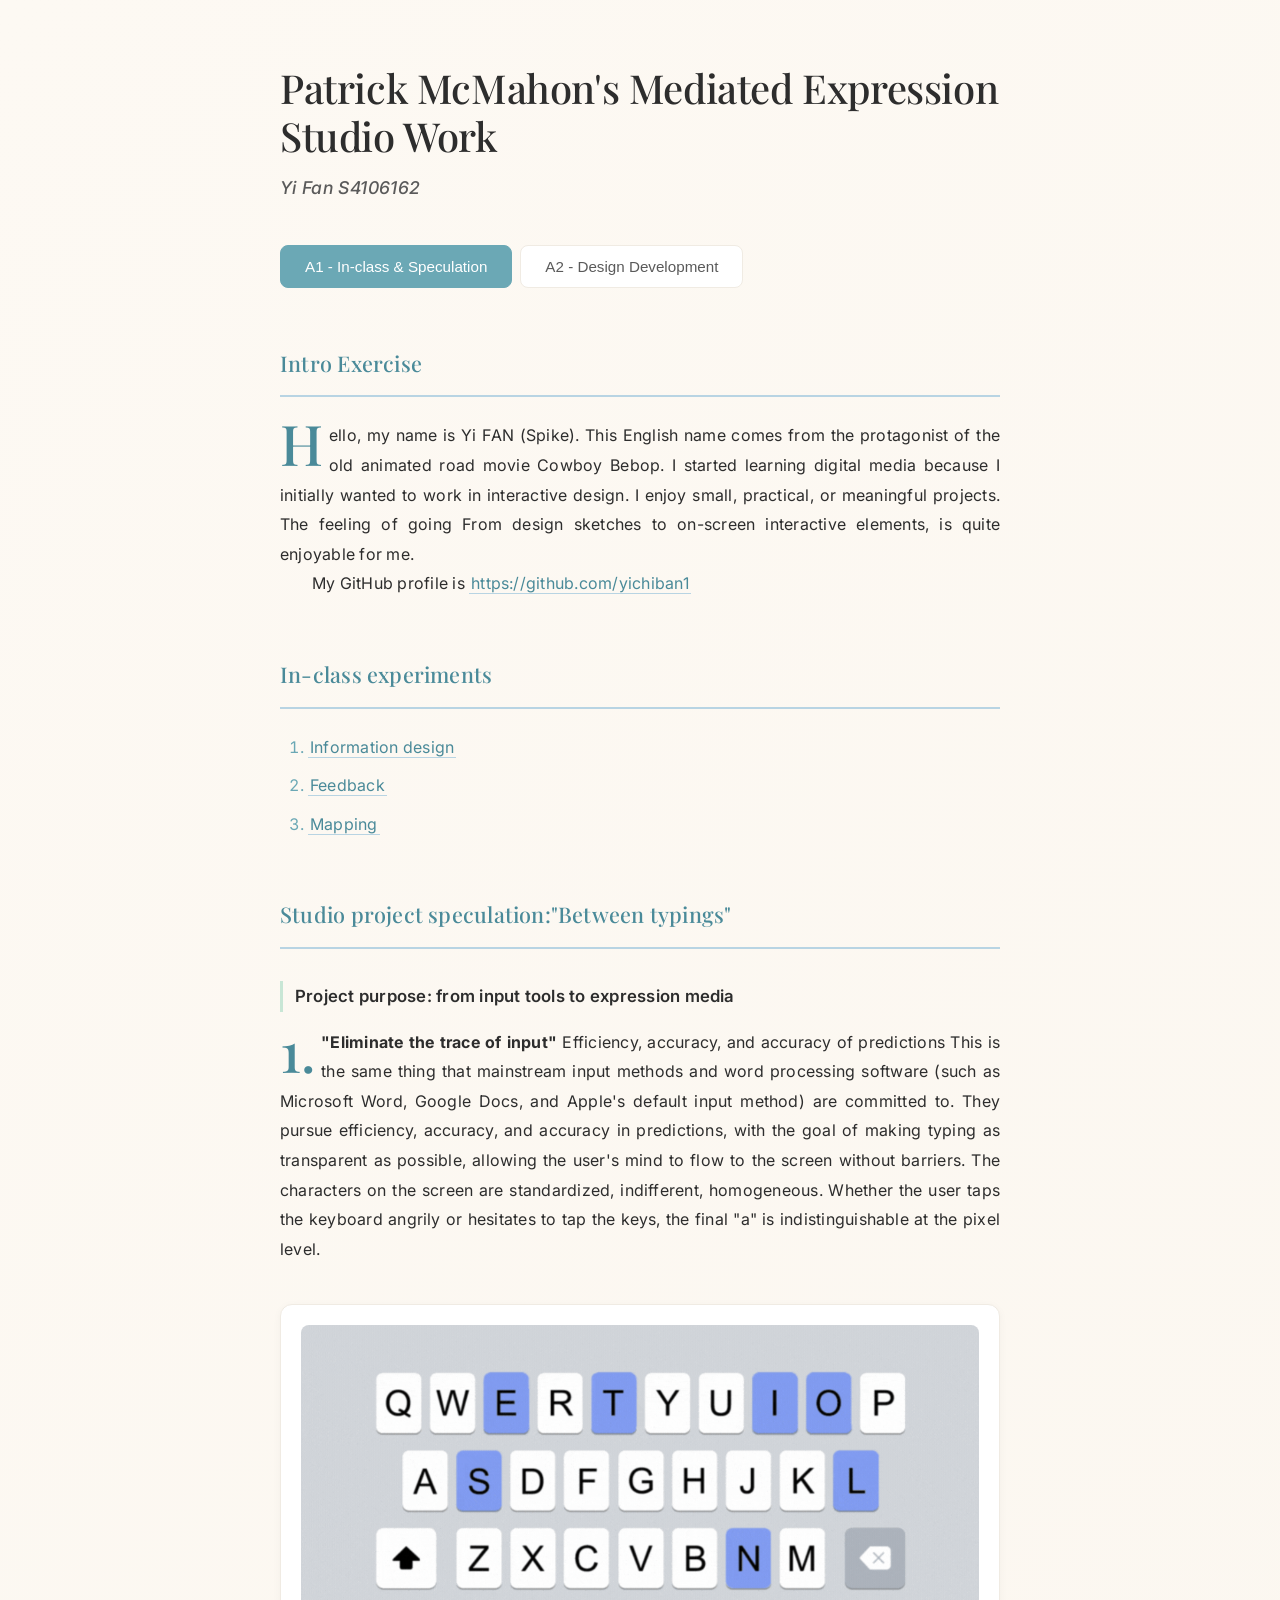
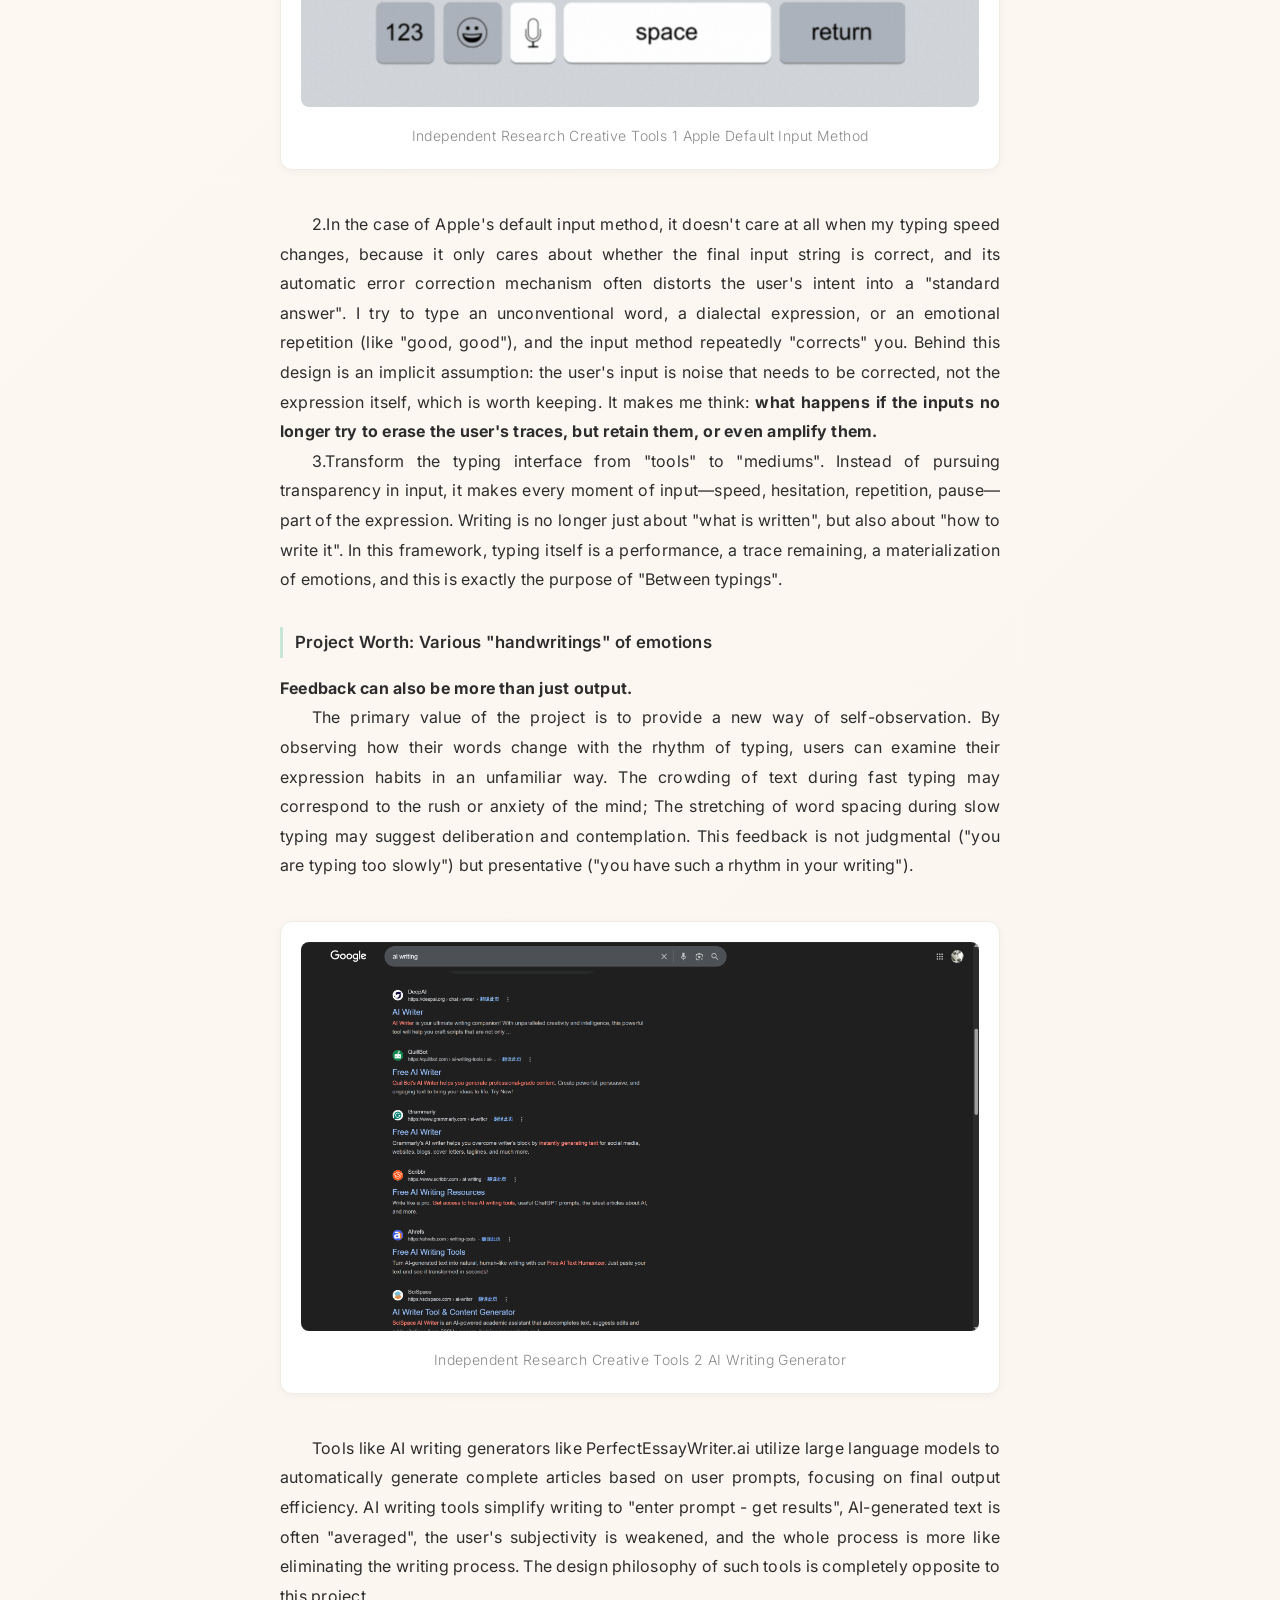
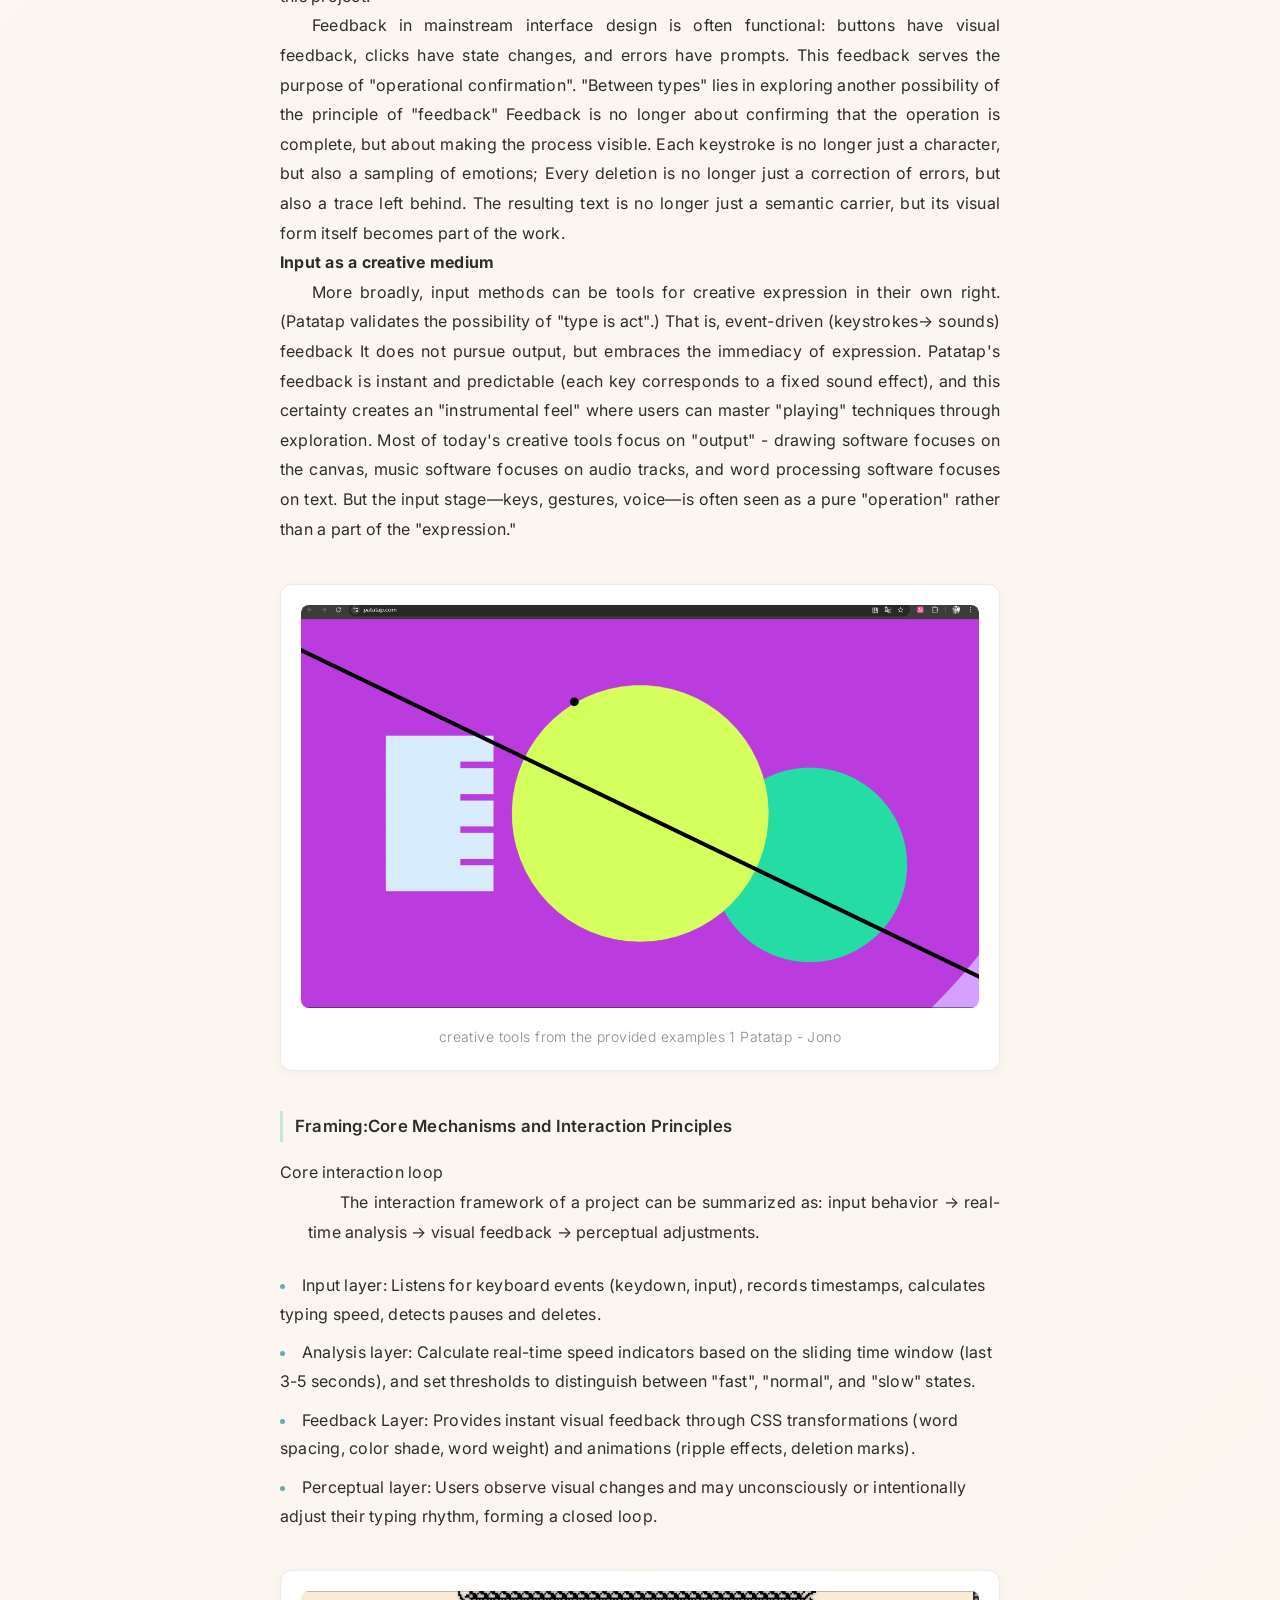
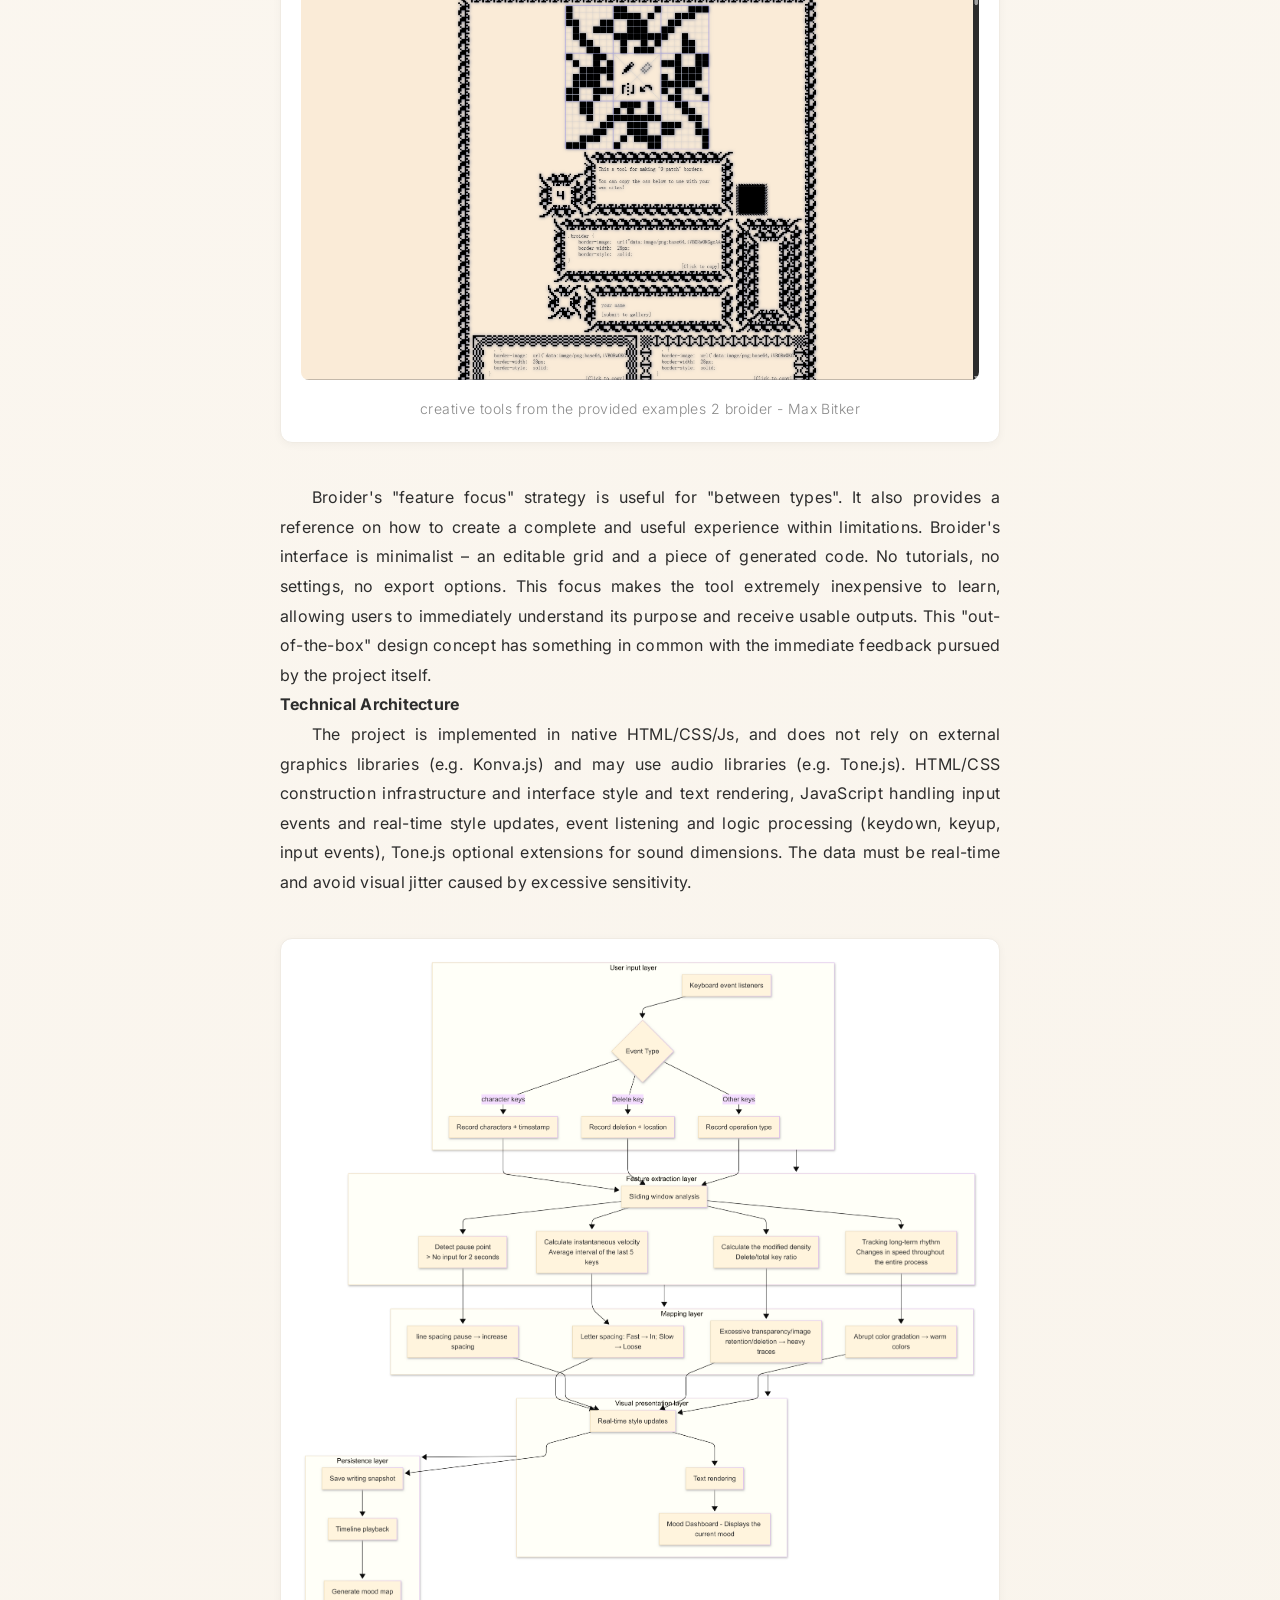
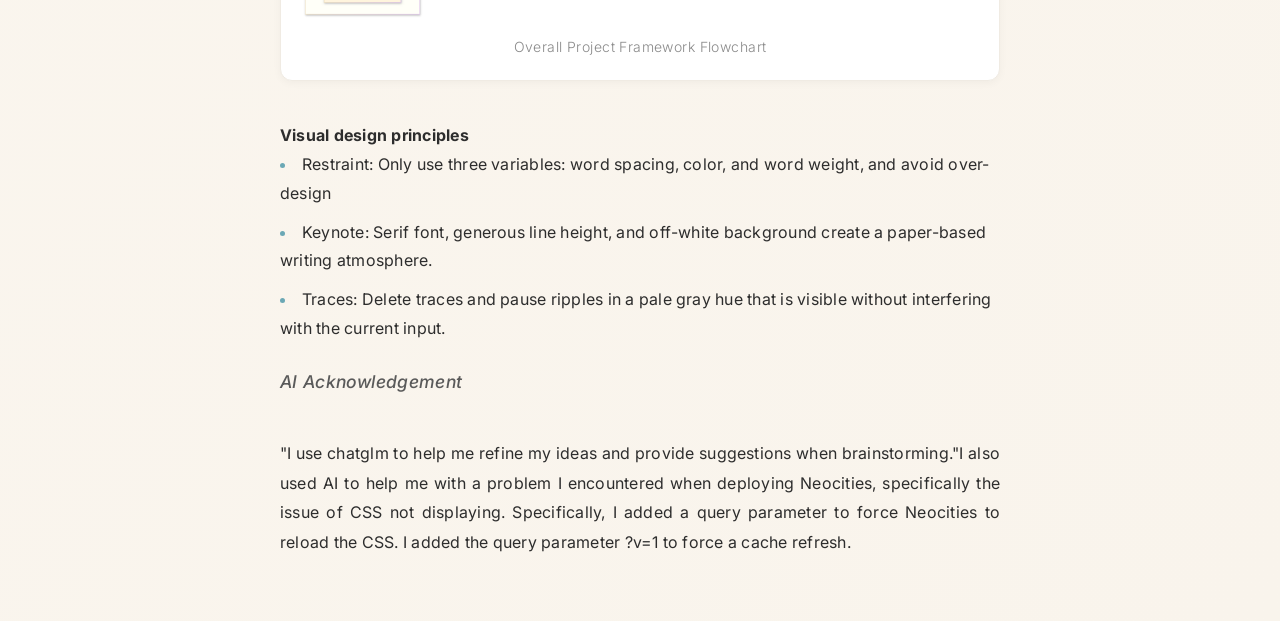
<file: index.html>
<!doctype html>
<html lang="en">
<head>
    <meta http-equiv="Cache-Control" content="no-cache, no-store, must-revalidate">
<meta http-equiv="Pragma" content="no-cache">
<meta http-equiv="Expires" content="0">
<meta charset="UTF-8">
    <meta name="viewport"
          content="width=device-width, user-scalable=no, initial-scale=1.0, maximum-scale=1.0, minimum-scale=1.0">
    <meta http-equiv="X-UA-Compatible" content="ie=edge">
    <title>Mediated Expression Studio Work  </title>
    <link rel="stylesheet" href="style.css?v=8" type="text/css">

    <!-- favicon was sourced from favicon.io but the original graphics are copyright 2020 Twitter, Inc
    and other contributors -->
    <!-- They are licensed under CC-BY 4.0 as linked below -->
    <!-- https://creativecommons.org/licenses/by/4.0/ -->
    <link rel="icon" type="image/png" href="./assets/icons/favicon.png">
</head>
<body>

    <main>

        <h1>Patrick McMahon's Mediated Expression Studio Work</h1>
        <h3>Yi Fan S4106162</h3>

        <!-- Assignment Navigation Tabs -->
        <div class="assignment-tabs">
            <button class="tab-btn active" data-tab="a1">A1 - In-class & Speculation</button>
            <button class="tab-btn" data-tab="a2">A2 - Design Development</button>
        </div>

        <!-- A1 Section -->
        <div id="a1" class="assignment-content active">
            <section>
                <h2>Intro Exercise</h2>
                
                <p>
                  Hello, my name is Yi FAN (Spike). This English name comes from the protagonist of the old animated road movie Cowboy Bebop. I started learning digital media because I initially wanted to work in interactive design. I enjoy small, practical, or meaningful projects. The feeling of going From design sketches to on-screen interactive elements, is quite enjoyable for me.
                </p>
                <p>
                    My GitHub profile is
                    <a href="https://github.com/yichiban1" target="_blank">https://github.com/yichiban1</a>
                </p>
            </section>

            <section>
                <h2>In-class experiments</h2>
                <ol>
                    <li>
                        <a href="./informationDesignExperiment/" target="_blank">Information design</a>
                    </li>
                    <li>
                        <a href="./feedbackDesignExperiment/" target="_blank">Feedback</a>
                    </li>
                    <li>
                        <a href="./mappingDesignExperiment/" target="_blank">Mapping</a>
                    </li>
                </ol>
            </section>

            <section>
                <h2>Studio project speculation:"Between typings"</h2>
                
                <h4> Project purpose: from input tools to expression media</h4>
                <p>
                    1.<strong>"Eliminate the trace of input"</strong> Efficiency, accuracy, and accuracy of predictions This is the same thing that mainstream input methods and word processing software (such as Microsoft Word, Google Docs, and Apple's default input method) are committed to. They pursue efficiency, accuracy, and accuracy in predictions, with the goal of making typing as transparent as possible, allowing the user's mind to flow to the screen without barriers. The characters on the screen are standardized, indifferent, homogeneous. Whether the user taps the keyboard angrily or hesitates to tap the keys, the final "a" is indistinguishable at the pixel level.
                </p>
                 <figure>
                    <img src="pica001.png" alt="111">
                    <figcaption>Independent Research Creative Tools 1 Apple Default Input Method</figcaption>
                </figure>
                 <p>
                    2.In the case of Apple's default input method, it doesn't care at all when my typing speed changes, because it only cares about whether the final input string is correct, and its automatic error correction mechanism often distorts the user's intent into a "standard answer". I try to type an unconventional word, a dialectal expression, or an emotional repetition (like "good, good"), and the input method repeatedly "corrects" you. Behind this design is an implicit assumption: the user's input is noise that needs to be corrected, not the expression itself, which is worth keeping. It makes me think:<strong> what happens if the inputs no longer try to erase the user's traces, but retain them, or even amplify them.</strong>
                </p>
                <p>
                   3.Transform the typing interface from "tools" to "mediums". Instead of pursuing transparency in input, it makes every moment of input—speed, hesitation, repetition, pause—part of the expression. Writing is no longer just about "what is written", but also about "how to write it". In this framework, typing itself is a performance, a trace remaining, a materialization of emotions, and this is exactly the purpose of "Between typings".
                </p>
                
                <h4> Project Worth: Various "handwritings" of emotions</h4>
               <strong>Feedback can also be more than just output.</strong> 
                <p>
                   The primary value of the project is to provide a new way of self-observation. By observing how their words change with the rhythm of typing, users can examine their expression habits in an unfamiliar way. The crowding of text during fast typing may correspond to the rush or anxiety of the mind; The stretching of word spacing during slow typing may suggest deliberation and contemplation. This feedback is not judgmental ("you are typing too slowly") but presentative ("you have such a rhythm in your writing").
                </p>
                 <figure>
                    <img src="pica002.png" alt="222">
                    <figcaption>Independent Research Creative Tools 2 AI Writing Generator</figcaption>
                </figure>
               <p>Tools like AI writing generators like PerfectEssayWriter.ai utilize large language models to automatically generate complete articles based on user prompts, focusing on final output efficiency. AI writing tools simplify writing to "enter prompt - get results", AI-generated text is often "averaged", the user's subjectivity is weakened, and the whole process is more like eliminating the writing process. The design philosophy of such tools is completely opposite to this project.</p> 

                 <p>Feedback in mainstream interface design is often functional: buttons have visual feedback, clicks have state changes, and errors have prompts. This feedback serves the purpose of "operational confirmation". "Between types" lies in exploring another possibility of the principle of "feedback"
    Feedback is no longer about confirming that the operation is complete, but about making the process visible. Each keystroke is no longer just a character, but also a sampling of emotions; Every deletion is no longer just a correction of errors, but also a trace left behind. The resulting text is no longer just a semantic carrier, but its visual form itself becomes part of the work.</p> 
    <strong>Input as a creative medium</strong> 
    <p>More broadly, input methods can be tools for creative expression in their own right. (Patatap validates the possibility of "type is act".) That is, event-driven (keystrokes→ sounds) feedback It does not pursue output, but embraces the immediacy of expression. Patatap's feedback is instant and predictable (each key corresponds to a fixed sound effect), and this certainty creates an "instrumental feel" where users can master "playing" techniques through exploration. Most of today's creative tools focus on "output" - drawing software focuses on the canvas, music software focuses on audio tracks, and word processing software focuses on text. But the input stage—keys, gestures, voice—is often seen as a pure "operation" rather than a part of the "expression."
        <figure>
                    <img src="pica003.png" alt="333">
                    <figcaption>creative tools from the provided examples 1 Patatap - Jono</figcaption>
                </figure>

                 <h4>Framing:Core Mechanisms and Interaction Principles</h4>
                <p>Core interaction loop</p><ul>
    <p>The interaction framework of a project can be summarized as: input behavior → real-time analysis → visual feedback → perceptual adjustments.</p></ul>
              
                <li>
                Input layer: Listens for keyboard events (keydown, input), records timestamps, calculates typing speed, detects pauses and deletes.
              </li>
              <li>
                Analysis layer: Calculate real-time speed indicators based on the sliding time window (last 3-5 seconds), and set thresholds to distinguish between "fast", "normal", and "slow" states.
              </li>
              <li>
                Feedback Layer: Provides instant visual feedback through CSS transformations (word spacing, color shade, word weight) and animations (ripple effects, deletion marks).
              </li>
              <li>
                Perceptual layer: Users observe visual changes and may unconsciously or intentionally adjust their typing rhythm, forming a closed loop.
              </li>
                </p>
                <figure>
                    <img src="pica004.png" alt="444">
                    <figcaption>creative tools from the provided examples 2 broider - Max Bitker</figcaption>
                </figure>

             <p>Broider's "feature focus" strategy is useful for "between types". It also provides a reference on how to create a complete and useful experience within limitations.
    Broider's interface is minimalist – an editable grid and a piece of generated code. No tutorials, no settings, no export options. This focus makes the tool extremely inexpensive to learn, allowing users to immediately understand its purpose and receive usable outputs.
    This "out-of-the-box" design concept has something in common with the immediate feedback pursued by the project itself.</p>  
    <strong>Technical Architecture</strong>
    <p>The project is implemented in native HTML/CSS/Js, and does not rely on external graphics libraries (e.g. Konva.js) and may use audio libraries (e.g. Tone.js).
    HTML/CSS construction infrastructure and interface style and text rendering, JavaScript handling input events and real-time style updates, event listening and logic processing (keydown, keyup, input events), Tone.js optional extensions for sound dimensions. The data must be real-time and avoid visual jitter caused by excessive sensitivity.</p>
    <figure>
                    <img src="pica005.png" alt="555">
                    <figcaption>Overall Project Framework Flowchart</figcaption>
                </figure>
                <strong>Visual design principles</strong>
                <li>
               Restraint: Only use three variables: word spacing, color, and word weight, and avoid over-design
              </li>
              <li>
                Keynote: Serif font, generous line height, and off-white background create a paper-based writing atmosphere.
              </li>
              <li>
                Traces: Delete traces and pause ripples in a pale gray hue that is visible without interfering with the current input.
              </li>
            

            </section>
             <h3>AI Acknowledgement</h3>
                <p>
                    "I use chatglm to help me refine my ideas and provide suggestions when brainstorming."I also used AI to help me with a problem I encountered when deploying Neocities, specifically the issue of CSS not displaying. Specifically, I added a query parameter to force Neocities to reload the CSS. I added the query parameter ?v=1 to force a cache refresh.
                </p>
            </section>
        </div>

        <!-- A2 Section -->

        <div id="a2" class="assignment-content">
            <section>
                <h2>Project Prototype</h2>

                <p>
                    <a href="https://yichiban1.github.io/A2-Design-Development-and-Prototyping/" target="_blank">Between Typings - prototype</a>
                    <br><a href="https://forms.office.com/Pages/ResponsePage.aspx?id=cTYy0b7NF0S01L2yS1Exay4EYF3orupFiNEhg3qV4C1URFg3SVlZSlhONU9GUFlZVUlSWlBZWTlGWi4u" target="_blank">Peer user testing form</a>
                    <br><a href="https://github.com/yichiban1/A2-Design-Development-and-Prototyping/tree/main/between-typings" target="_blank">Between-typings github code page</a>
                </p>
                
            </section>

            <section>
                <h2>Between Typings - Project Review</h2>

                <h4>Conceptual Response</h4>
                <p>
                    1. <strong>Background of Creation</strong> In the digital age, typing has become one of the most popular media of expression. However, mainstream input method designs follow the principle of "efficiency first"—they seek to eliminate all "unnecessary" pauses, corrections, and hesitations, compressing the typing process into a pure information transfer tool. Implicit in this design philosophy is the assumption that the value of writing lies only in the text it ultimately produces, and that the emotional traces of the process are "noise" that needs to be erased.
                </p>

                <p>
                    <em>"Between Typings"</em> is a reflection on this assumption. The project's core insight stems from observations of everyday typing behavior: when we write, the rhythm of our fingers on the keyboard actually carries a wealth of psychological information—rapid combos may reflect impulsiveness or excitement, sudden pauses may suggest hesitation or reflection, deletions and modifications reveal the evolutionary trajectory of our minds. These process data, which are regarded as "interference" by traditional input methods, constitute the essential characteristics of writing as an expressive act.
                </p>

                <p>
                    The creative background of the project is also inspired by the following research and practice:
                </p>

                <ol>
                    <li>
                        <strong>Predictive Input for Apple Input Method</strong>: Observed how modern input methods algorithmically predict user intent, but this "intelligence" often comes at the expense of the user's expressive personality.
                    </li>
                    <li>
                        <strong>The rise of AI writing generators</strong>: Tools such as ChatGPT can efficiently generate text, but completely lack the emotional fluctuations and thinking traces of human writing.
                    </li>
                    <li>
                        <strong>Slow Technology Movement</strong>: Influenced by this design concept, the project explores how to transform technology products from "efficiency tools" to "reflection media." Hallnäs and Redström (2001) argue in <em>Slow Technology – Designing for Reflection</em> that technology design should create "perceptible time" for users to reflect on their interaction with technology—an idea that directly inspired this project's focus on typing "process" rather than just "results."
                    </li>
                </ol>
                 <figure>
                    <img src="pica006.png" alt="666">
                    <figcaption>The default input method we use in daily life</figcaption>
                </figure>
            </section>

            <section>
                <h2>Interaction Design Principles</h2>

                <h4>1. Process Visibility</h4>
                <p>
                    Feedback should not merely confirm that an operation has been completed, but should make the process itself visible. In Between Typings, every keystroke is transformed into a multi-dimensional visual and auditory expression—the size, color, glow intensity, and ripple diffusion speed of characters all reflect the typist's emotional state in real time.
                     Key press intervals are mapped to four emotional states (Rush/Steady/Slow/Hesitate), each with a unique visual language. Deleted characters don't disappear immediately but transform into "ghost" states that slowly drift away, symbolizing the persistence of digital traces.
                </p>

                <h4>2. Non-Judgmental Feedback</h4>
                <p>
                    The system does not make value judgments about the user's typing speed or style. "Fast" does not equal "good," and "hesitation" does not equal "error"—each rhythm has its own validity.
                     The statistics panel displays Rhythm rather than Speed, using neutral vocabulary to describe states. Audio feedback uses a pentatonic scale to ensure that any rhythm combination sounds harmoniously pleasing.
                </p>

                <h4>3. Emotion as Material</h4>
                <p>
                    The user's emotional state is treated as material for creation rather than a variable to be smoothed out. The system doesn't try to "optimize" the user's typing experience but provides a vehicle for emotional expression.
                    Text characters are designed as "living" entities with breathing floating animations. The particle effect produced during hesitation transforms abstract psychological pauses into visible "thoughts drifting away."
                </p>

                <h4>4. Ritual and Immersion</h4>
                <p>
                    Digital experiences also require a sense of ritual to mark the transition from everyday state to special state.
                     The opening introduction interface uses a progressive animation sequence that forces users to slow down. The dark background and minimalist UI create a "digital meditation" atmosphere.
                </p>
                 <figure>
                    <img src="pica007.png" alt="777">
                    <figcaption>Prototype exploration in the initial stage of the project</figcaption>
                </figure>
            </section>

            <section>
                <h2>Technical Architecture</h2>

                <h4>Core Architecture</h4>
                <p>
                    The project is implemented using the frontend trio (HTML/CSS/JavaScript), with the core architecture revolving around three modules: the <strong>Canvas Rendering Engine</strong>, the <strong>Emotion State Machine</strong>, and the <strong>Audio Feedback System</strong>.
                </p>

                <h4>1. Canvas Rendering Engine</h4>
                <p>
                    <strong>Technical Choice</strong>: The visual system is built on HTML5 Canvas API with four custom ES6 classes: TextChar for animated text with breathing effects, GhostChar for floating deleted characters, Ripple for expanding circular waves on each keystroke, and Particle for hesitation-triggered atmospheric effects. Each keystroke triggers multiple simultaneous visual layers—text characters feature sine-wave floating animation and dynamic scaling based on emotional state, while a semi-transparent overlay ( rgba(10, 10, 15, 0.08) ) creates the trailing effect instead of clearing the canvas completely.
                </p>

                <h4>2. Emotion State Machine</h4>
                <p>
                    <strong>Technical Implementation</strong>: The emotion detection system maps continuous time intervals to four discrete states using threshold-based classification: Rush (<80ms), Steady (80-200ms), Slow (200-400ms), and Hesitate (>400ms). Each state triggers a complete sensory profile defined in EMOTION_CONFIG —Rush renders oversized bold orange text with intense glow and compressed spacing, while Hesitate produces smaller lightweight blue-gray text with expanded spacing and floating particles. This configuration object centralizes the visual-audio mapping, ensuring consistent multi-modal feedback across all system components.
                        
                    </p>

                <h4>3. Audio Feedback System</h4>
                <p>
                    <strong>Technical Choice</strong>: Audio synthesis is implemented using Tone.js PolySynth with triangle-wave oscillators for softer timbre. The system maps typing speed to pitch through a pentatonic scale ( ['C3', 'D3', 'E3', 'G3', 'A3', 'C4', 'D4', 'E4', 'G4', 'A4', 'C5'] )—faster typing triggers higher notes creating an "upward" psychological suggestion, while hesitation produces lower sustained tones. Note selection uses randomized variation within range ( idx + Math.floor(Math.random() * 3) ) to prevent mechanical repetition. 
                </p>
                  <h4>Core Architecture</h4>

                <figure>
                    <img src="pica008.png" alt="888">
                    <figcaption>System Architecture Diagram</figcaption>
                </figure>
            </section>

            <section>
                
                <h2>User Testing Reflections</h2>
 
                <h4>
                Communicating the core concept
                </h4>
                 <p>
                Test results showed that the project's core concepts were well understood. Most users were able to grasp the project's intended message—focusing on the whitespace, pauses, and emotional nuances of the typing process, rather than just the final output text. This indicates that the opening animation and overall visual metaphors were effective.
                </p>

                <h4>The accuracy of emotion recognition needs to be improved</h4>
 <p>
                While the concept was easily understood, the real-time status indicator scored slightly low in terms of its relevance to actual typing behavior. Some users were confused about color selection and status categorization, with keywords like "confused about the choices" and "different colors" appearing in their feedback. This may suggest that we need to re-examine the definition and visual encoding of emotional states, perhaps by simplifying the categorization or providing clearer illustrations.
                </p>
                <h4>The issue of clarity in visual feedback</h4>
 <p>
                Feedback repeatedly highlighted comments about the glow effect impacting readability ("glow makes letters difficult to read," "blur/glow"). This is a key design contradiction: I attempted to express emotional intensity through glow intensity, but excessive visual effects interfered with the readability of the text itself. Future versions need to adjust the glow parameters or explore other visual expressions that do not sacrifice readability.
                </p>
<figure>
                    <img src="pica009.png" alt="999">
                    <figcaption>Specific user test feedback</figcaption>
                </figure>
            </section>
                <h4>Areas for improvement</h4>

                <p>
                 Based on the feedback above, the next phase of the plan includes:
                </p>

                <ul>
                    <li>
                       1. Optimizing visual hierarchy – reducing luminous intensity to ensure clear and legible text.
                    </li>
                    <li>
                       2. Simplifying emotional states – considering merging the four emotional states into three to reduce the cognitive burden on users.
                    </li>
                    <li>
                       3. Enhancing immediate feedback – shortening the delay between button presses and visual responses to improve the smoothness of the interaction.
                    </li>
                </ul>
            </section>

            <section>
                <h2>Date project development timeline</h2>

              
                 <figure>
                    <img src="pica010.png" alt="100">
                    <figcaption>Prototype Development Schedule</figcaption>
                </figure>
            </section>
                
                <h4> A comprehensive rethinking of the project</h4>
                <p>Typing differs from clicking and swiping—clicking provides a sense of completion, swiping provides trace information, while typing always serves the "content," and the process itself is eliminated. This is the "original sin" of typing: apart from the text content, the rhythm of typing itself has no independent meaning.</p>
                <br>
                    <p>Three unavoidable facts:</p>
                    <br>
                    <p>1.Randomly typing is meaningless and only constitutes a keyboard test.</p>

<br><p>2.Typing speed itself is not an expression unless the user cares about what they are typing.</p>

<br><p>3.Visual feedback is merely icing on the cake; it cannot stand alone as a means of expression.
                </p>

                <p><h4> A hypothetical next version of Between Typings: </h4>Preset text acts as a "score," which users "play" with their keyboards. The text is fixed, but each type, hesitation, and deletion leaves a physical imprint. Users aren't simply completing an input task; they're traversing a poem, leaving a unique visual trace. Visual feedback isn't reward or punishment, but rather makes the invisible emotional states of the process visible.</p>

                <h4> Completion Status</h4>
                <p>
                    - Prototype: \~60% complete <br>
- Remaining for Final:
  - Background atmosphere effects
  - Discovery interactions
  - Entry/exit rituals
  - Polish and refinement
                    </p>

                <h4>Design Philosophy Maintained</h4>
                <p>
                   "Feedback is not about confirming the operation is complete, but about making the process visible."
                </p>

               
<br>
           </section>
             <h3>AI Acknowledgement</h3>
                <p>
                  "I used AI assistance to help me understand and implement the HTML5 Canvas API, particularly for creating custom animation classes (TextChar, GhostChar, Ripple, Particle) and managing the rendering loop with requestAnimationFrame . I also consulted AI on implementing the replay system—specifically how to record keystroke timestamps and use performance.now() for precise timing control during playback.
<br>
Additionally, AI helped me debug the cursor color transition issue when mapping emotion states to visual feedback, and provided guidance on structuring the emotion state machine logic."
                </p>
            </section>
        </div>
        

    </main>

    <script>
        // Tab switching functionality
        const tabButtons = document.querySelectorAll('.tab-btn');
        const contents = document.querySelectorAll('.assignment-content');

        tabButtons.forEach(btn => {
            btn.addEventListener('click', () => {
                // Remove active class from all buttons and contents
                tabButtons.forEach(b => b.classList.remove('active'));
                contents.forEach(c => c.classList.remove('active'));
                
                // Add active class to clicked button and corresponding content
                btn.classList.add('active');
                const tabId = btn.getAttribute('data-tab');
                document.getElementById(tabId).classList.add('active');
            });
        });
    </script>

</body>
</html>
</file>
<file: style.css>
@import url('https://fonts.googleapis.com/css2?family=Inter:wght@300;400;500;600&display=swap');
@import url('https://fonts.googleapis.com/css2?family=Playfair+Display:wght@400;500;600&display=swap');

:root {
    /* Print-like color palette - warmer paper, deeper ink */
    --bg: #fdf9f3;
    --bg-secondary: #f9f4ec;
    --text: #2d2d2d;
    --text-secondary: #5a5a5a;
    --text-muted: #8a8a8a;
    
    /* Macaron accent colors */
    --accent-pink: #f4d1d9;
    --accent-blue: #b8d4e3;
    --accent-green: #c8e6d5;
    --accent-lavender: #d8d4e8;
    --accent-peach: #f8d7c2;
    --accent-mint: #d4f1e0;
    
    /* Main accent color - muted teal for print aesthetic */
    --accent: #6ba8b5;
    --accent-dark: #4a8a99;
    --accent-light: #e0f0f3;
    
    /* Borders and shadows */
    --border: #f0ebe3;
    --shadow: rgba(0, 0, 0, 0.04);
}

*,
*::before,
*::after {
    margin: 0;
    padding: 0;
    box-sizing: border-box;
}

body {
    background: linear-gradient(135deg, var(--bg) 0%, var(--bg-secondary) 100%);
    color: var(--text);
    font-family: 'Inter', -apple-system, BlinkMacSystemFont, 'Segoe UI', sans-serif;
    font-size: 16px;
    font-weight: 400;
    line-height: 1.85;
    letter-spacing: 0.015em;
    padding: 4rem 2rem;
    min-height: 100vh;
}

main {
    max-width: 720px;
    margin: 0 auto;
}

h1 {
    font-size: 2.5rem;
    font-weight: 500;
    margin-bottom: 0.75rem;
    line-height: 1.2;
    letter-spacing: -0.01em;
    /* Serif font for elegance */
    font-family: 'Playfair Display', Georgia, serif;
    color: var(--text);
}

h2 {
    font-size: 1.35rem;
    font-weight: 500;
    color: var(--accent-dark);
    margin-top: 3.5rem;
    margin-bottom: 1.5rem;
    padding-bottom: 0.75rem;
    border-bottom: 2px solid var(--accent-blue);
    letter-spacing: 0.01em;
    /* Slight serif for section headers */
    font-family: 'Playfair Display', Georgia, serif;
}

h3 {
    font-size: 1.1rem;
    font-weight: 500;
    color: var(--text-secondary);
    margin-bottom: 2.5rem;
    letter-spacing: 0.02em;
    font-style: italic;
}

h4 {
    font-size: 1.05rem;
    font-weight: 600;
    color: var(--text);
    margin-top: 2rem;
    margin-bottom: 1rem;
    padding-left: 0.75rem;
    border-left: 3px solid var(--accent-green);
}

p {
    margin-bottom: 0;
    text-align: justify;
    hyphens: auto;
    /* First line indent for print feel */
    text-indent: 2em;
}

/* Remove indent from first paragraph and after headings */
section > p:first-of-type,
h1 + p,
h2 + p,
h3 + p,
h4 + p {
    text-indent: 0;
}

/* Drop cap for first paragraph of each section */
section > p:first-of-type::first-letter {
    font-family: 'Playfair Display', Georgia, serif;
    font-size: 3.5em;
    float: left;
    line-height: 0.8;
    padding-right: 0.1em;
    color: var(--accent-dark);
    font-weight: 500;
}

a {
    color: var(--accent-dark);
    text-decoration: none;
    border-bottom: 1px solid var(--accent-blue);
    transition: all 0.2s ease;
    padding: 0 2px;
}

a:hover {
    background: var(--accent-light);
    border-bottom-color: var(--accent-dark);
}

ol, ul {
    padding-left: 1.75rem;
    margin-bottom: 1.5rem;
}

li {
    margin-bottom: 0.6rem;
    line-height: 1.8;
}

li::marker {
    color: var(--accent);
}

/* Block optimization */
section {
    margin-bottom: 1.5rem;
}

/* Image display optimization */
figure {
    margin: 2.5rem 0;
    background: white;
    padding: 1.25rem;
    border-radius: 12px;
    box-shadow: 0 2px 8px var(--shadow);
    border: 1px solid var(--border);
}

figure img {
    max-width: 100%;
    height: auto;
    display: block;
    border-radius: 8px;
}

figcaption {
    font-size: 0.875rem;
    color: var(--text-muted);
    margin-top: 1rem;
    text-align: center;
    font-weight: 300;
    letter-spacing: 0.03em;
}

@media (max-width: 600px) {
    body {
        padding: 2.5rem 1.5rem;
        font-size: 15px;
    }
    
    h1 {
        font-size: 1.625rem;
    }
    
    h2 {
        font-size: 1.125rem;
        margin-top: 2.5rem;
    }
    
    figure {
        padding: 1rem;
        margin: 1.75rem 0;
    }
}

/* Assignment Tabs */
.assignment-tabs {
    display: flex;
    gap: 0.5rem;
    margin-bottom: 2rem;
}

.tab-btn {
    padding: 0.75rem 1.5rem;
    font-size: 0.95rem;
    font-weight: 500;
    background: white;
    color: var(--text-secondary);
    border: 1.5px solid var(--border);
    border-radius: 8px;
    cursor: pointer;
    transition: all 0.2s ease;
}

.tab-btn:hover {
    background: var(--accent-light);
    border-color: var(--accent-blue);
}

.tab-btn.active {
    background: var(--accent);
    color: white;
    border-color: var(--accent);
}

.assignment-content {
    display: none;
}

.assignment-content.active {
    display: block;
}
</file>
